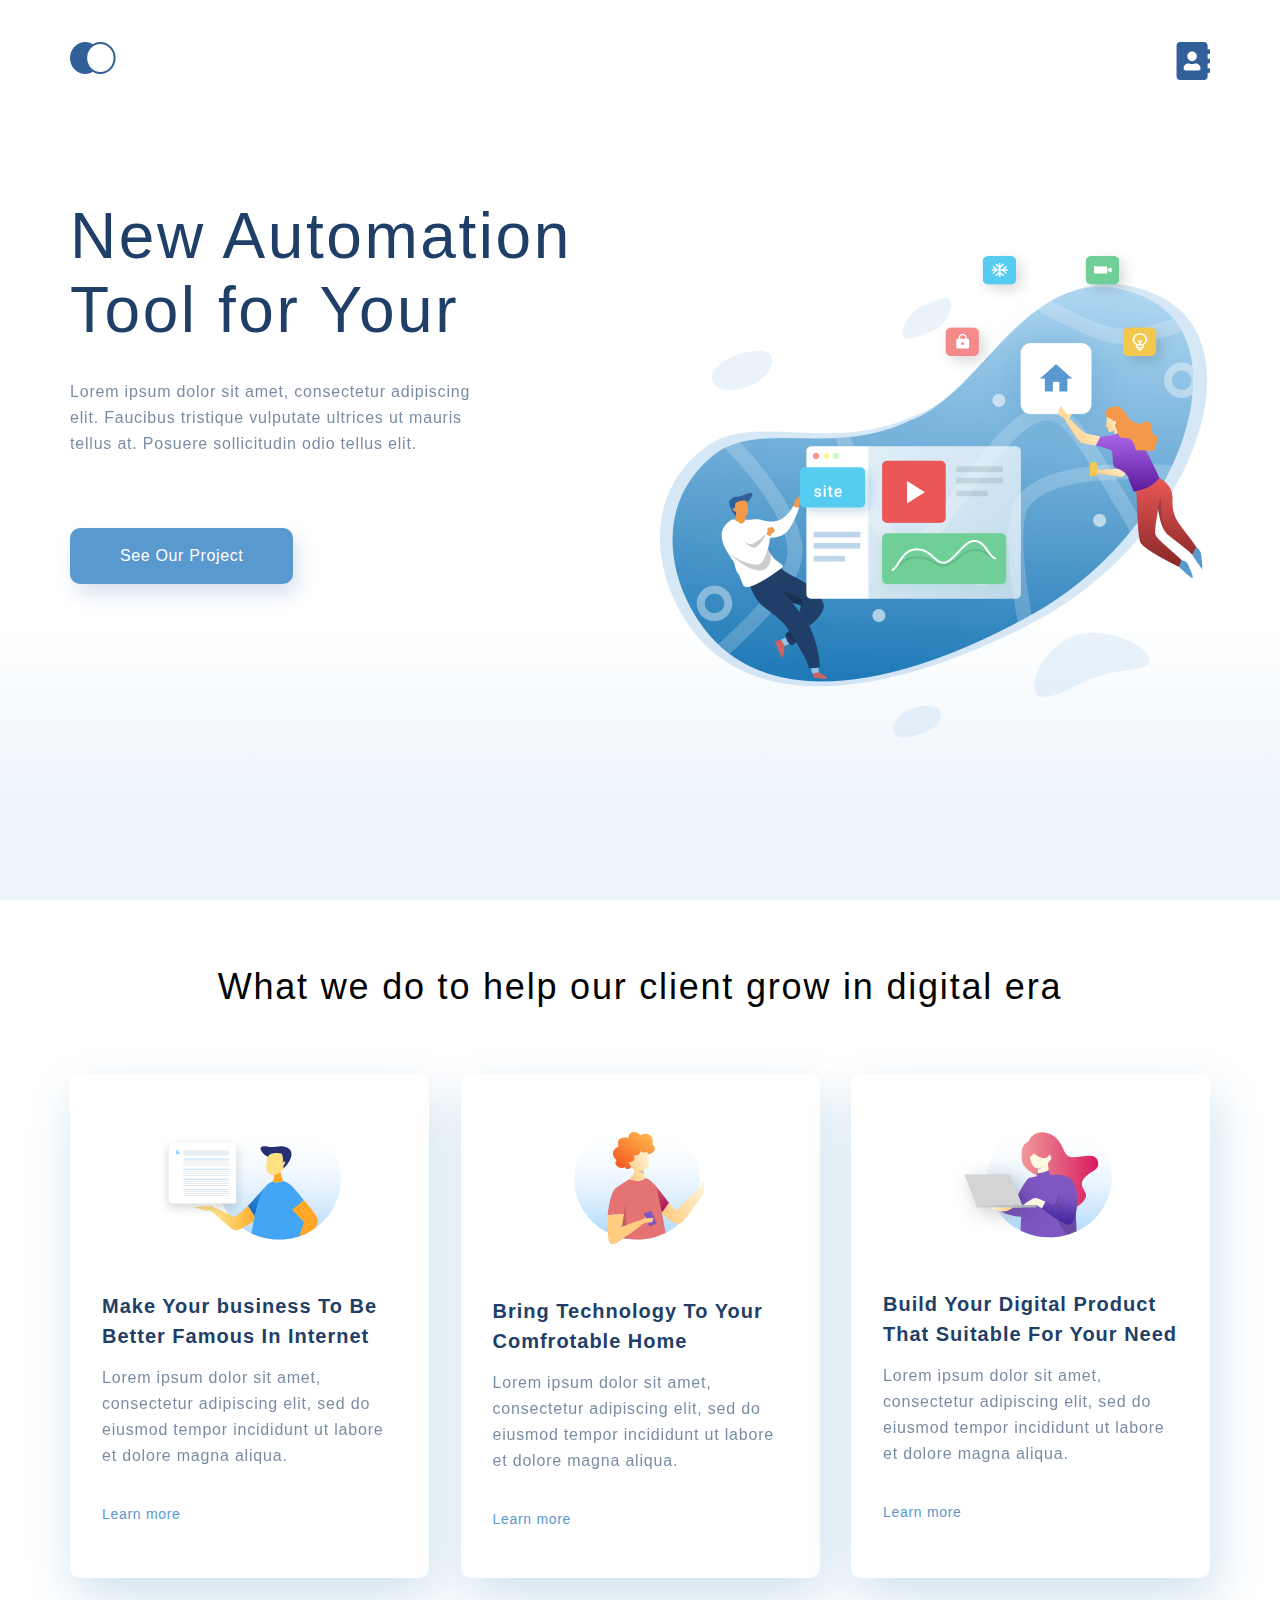
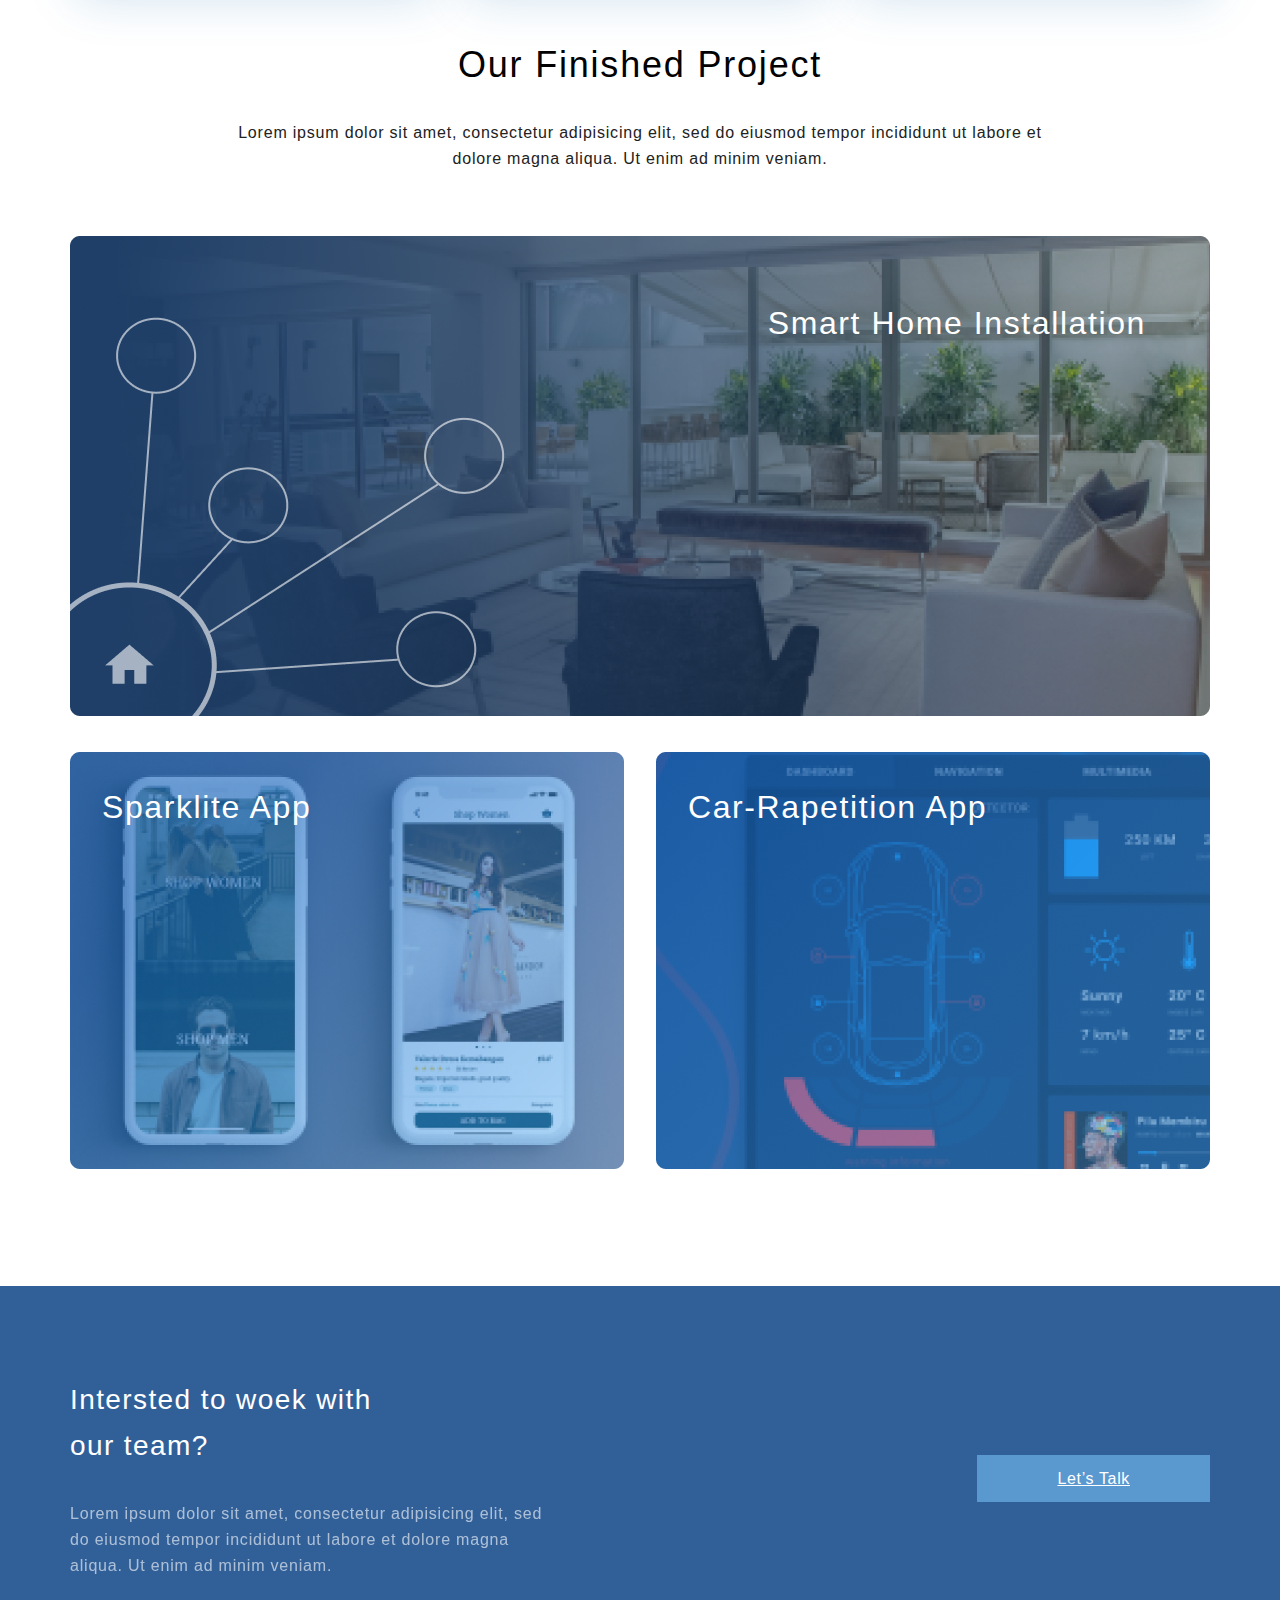
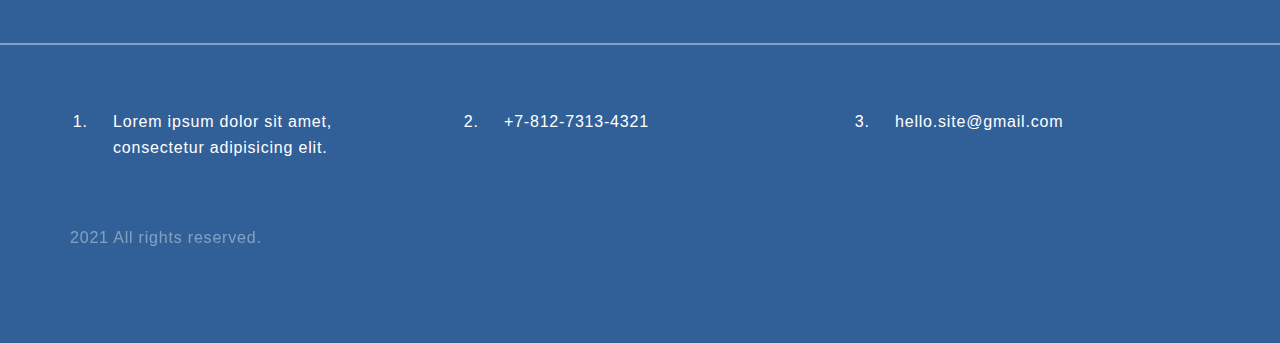
<file: index.html>
﻿<!DOCTYPE html>
<html lang="en">

<head>
  <meta charset="UTF-8">
  <meta http-equiv="X-UA-Compatible" content="IE=edge">
  <meta name="viewport" content="width=device-width, initial-scale=1.0">
  <link rel="stylesheet" href="index.css">
  <title>Главная</title>
</head>

<body>
  <div class="wrapper">
    <div class="wrapper__top">
      <div class="top">
        <div class="container top__box">
          <div class="top__menu">
            <a href="index.html"><img src="img/logo.svg" alt="logo"></a>
            <a href="pages/contacts.html"><img src="img/contact.svg" alt="contacts"></a>
          </div>
          <div class="top__info">
            <h1 class="heading__first">New Automation Tool for Your </h1>
            <p class="text text__first">Lorem ipsum dolor sit amet, consectetur adipiscing elit. Faucibus tristique
              vulputate ultrices ut mauris tellus at. Posuere sollicitudin odio tellus elit.</p>
            <a class="Top__btn" href="#">See Our Project</a>
          </div>
        </div>
      </div>
      <div class="middle">
        <div class="container">
          <div class="middle__content">
            <h3 class="heading_third">What we do to help our client grow in digital era</h3>
            <div class="middle__content__block">
              <div class="middle__content__block__element">
                <img class="middle_img" src="img/item1.svg" alt="item1">
                <h4 class="middle__content__block__heading">Make Your business To Be
                  Better Famous In Internet</h4>
                <p class="text">Lorem ipsum dolor sit amet, consectetur adipiscing elit, sed do eiusmod tempor
                  incididunt
                  ut labore et
                  dolore magna aliqua. </p>
                <a class="middle__link" href="#">Learn more</a>
              </div>
              <div class="middle__content__block__element">
                <img class="middle_img" src="img/item2.svg" alt="item2">
                <h4 class="middle__content__block__heading">Bring Technology To Your
                  Comfrotable Home</h4>
                <p class="text">Lorem ipsum dolor sit amet, consectetur adipiscing elit, sed do eiusmod tempor
                  incididunt
                  ut labore et
                  dolore magna aliqua. </p>
                <a class="middle__link" href="#">Learn more</a>
              </div>
              <div class="middle__content__block__element">
                <img class="middle_img" src="img/item3.svg" alt="item3">
                <h4 class="middle__content__block__heading">Build Your Digital Product
                  That Suitable For Your Need</h4>
                <p class="text">Lorem ipsum dolor sit amet, consectetur adipiscing elit, sed do eiusmod tempor
                  incididunt
                  ut labore et
                  dolore magna aliqua. </p>
                <a class="middle__link" href="#">Learn more</a>
              </div>
            </div>
          </div>
          <h3 class="heading_third">Our Finished Project</h3>
          <p class="text text__middle_bottom">Lorem ipsum dolor sit amet, consectetur adipisicing elit, sed do eiusmod
            tempor incididunt ut labore et dolore magna aliqua. Ut enim ad minim veniam.</p>
        </div>
      </div>
      <div class="bottom">
        <div class="container">
          <div class="bottom__middle">
            <img class="bottom__top_img" src="img/bottom1.png" alt="img_bottom1">
            <p class="bottom_text">Smart Home Installation</p>
            <div class="bottom__parant">
              <div class="bottom__middle bottom__middle_marg">
                <img class="bottom__top_img" src="img/bottom2.png" alt="img_bottom2">
                <p class=" bottom_text_dawn">Sparklite App</p>
              </div>
              <div class="bottom__middle">
                <img class="bottom__top_img" src="img/bottom3.png" alt="img_bottom3">
                <p class=" bottom_text_dawn">Car-Rapetition App</p>
              </div>
            </div>
          </div>
        </div>
      </div>
    </div>
    <div class="footer">
      <div class="container footer__container">
        <div class="footer__top">
          <div class="footer__feedback">
            <h3 class="heading__footer">Intersted to woek
              with our team?</h3>
            <p class="text footer__text">Lorem ipsum dolor sit amet, consectetur adipisicing elit, sed do eiusmod tempor
              incididunt ut
              labore et dolore magna aliqua. Ut enim ad minim veniam.</p>
          </div>
          <div class="footer__btn">
            <a class="footer__btn_btn" href="#">Let’s Talk</a>
          </div>
        </div>
      </div>
      <hr>
      <div class="container">
        <ol class="container footer__bottom">
          <li class="footer__bottom__info footer__bottom__first">Lorem ipsum dolor sit amet, consectetur adipisicing
            elit.</li>
          <li class="footer__bottom__info footer__bottom__first">+7-812-7313-4321</li>
          <li class="footer__bottom__info">hello.site@gmail.com</li>
        </ol>
        <p class="copirate">2021 All rights reserved.</p>
      </div>
    </div>
  </div>
</body>


</html>
</file>
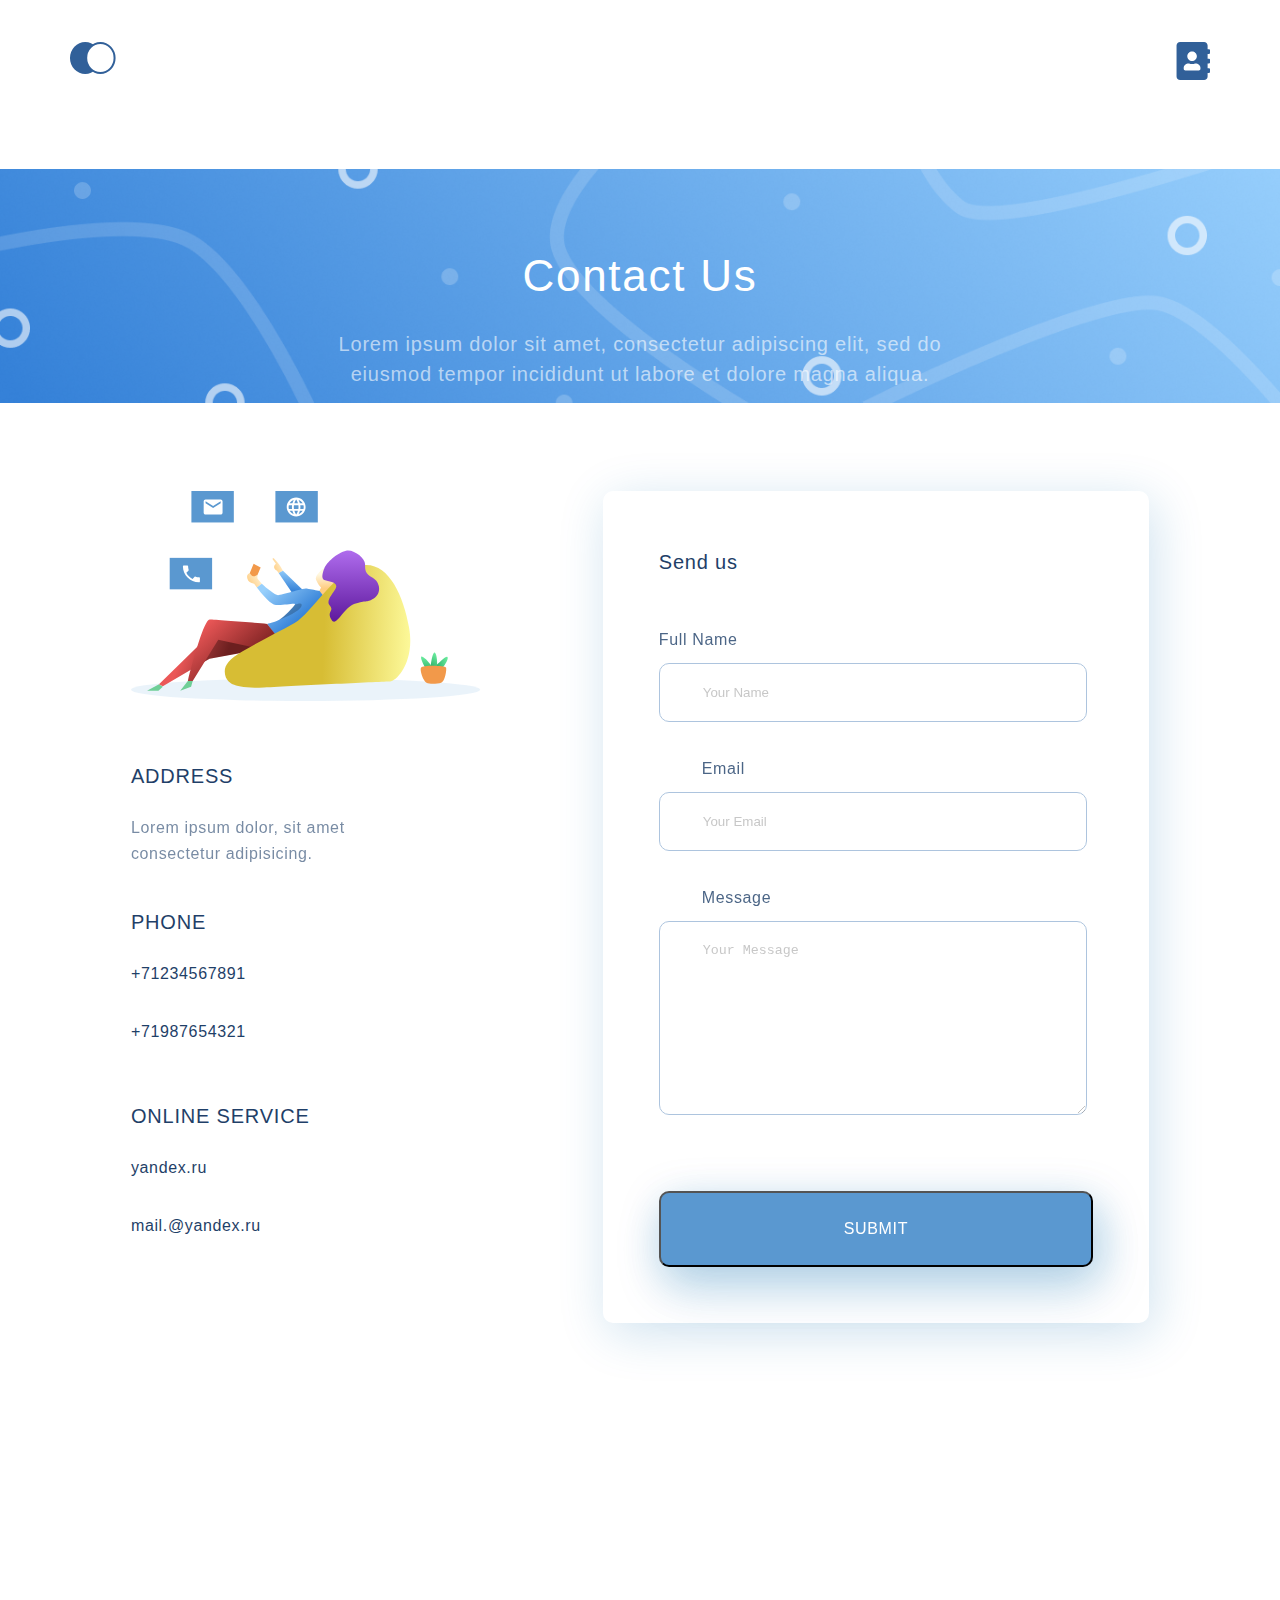
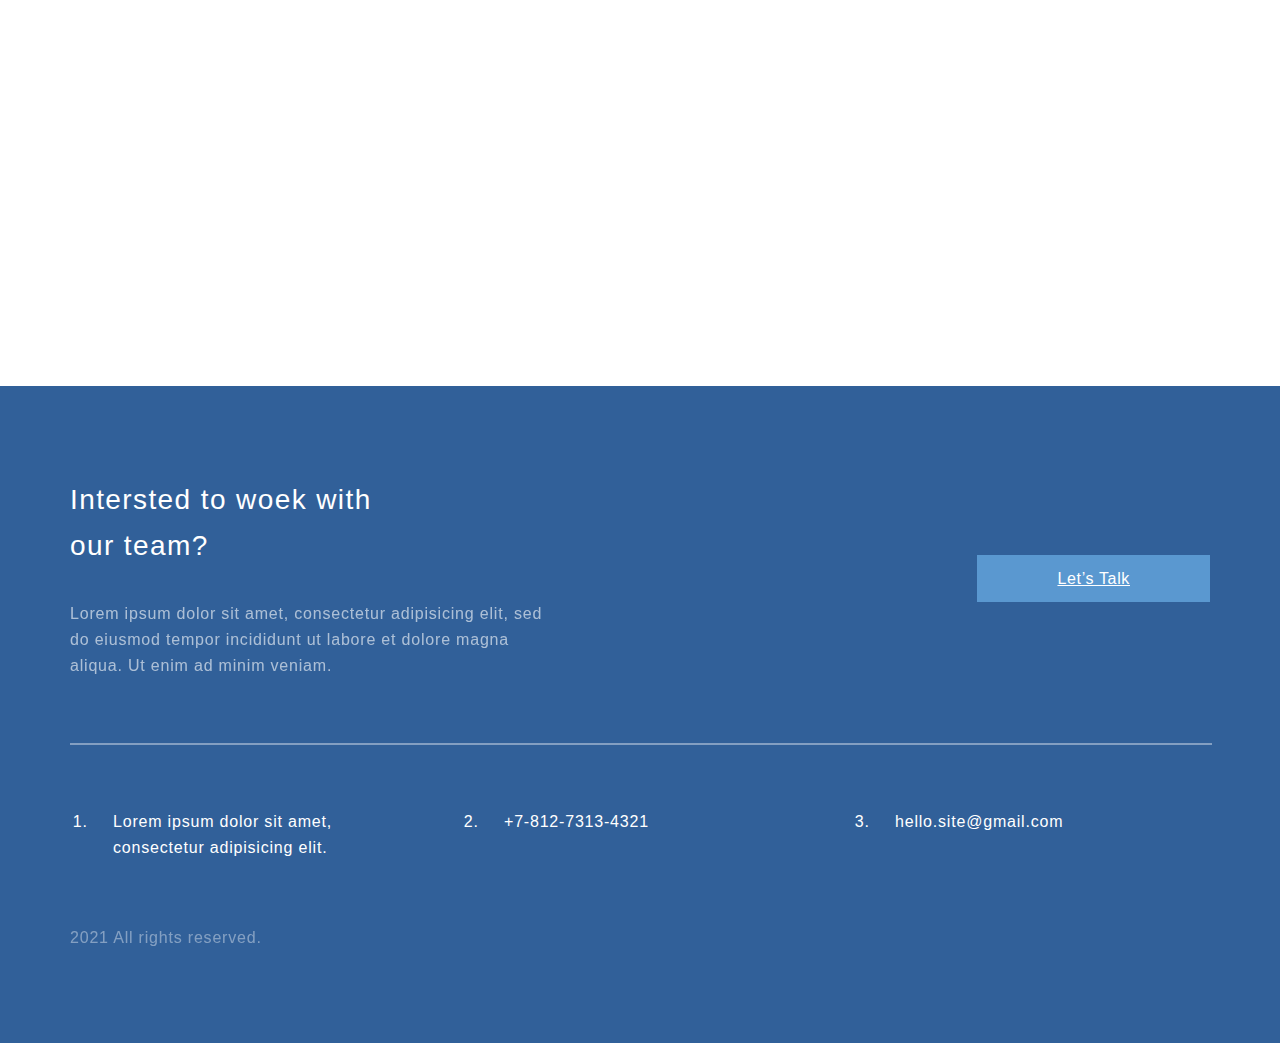
<file: pages/contacts.html>
﻿<!DOCTYPE html>
<html lang="en">

<head>
  <meta charset="UTF-8">
  <meta http-equiv="X-UA-Compatible" content="IE=edge">
  <meta name="viewport" content="width=device-width, initial-scale=1.0">
  <link rel="stylesheet" href="../index.css">
  <title>Контакты</title>
</head>

<body>
  <div class="wrapper">
    <div class="wrapper__top">
      <div class="top__top__cont">
        <div class="top__info__box">
          <div class="container__contact top__box__cont ">
            <div class="top__menu">
              <a href="../index.html"><img src="../img/logo.svg" alt="logo"></a>
              <a href="contacts.html"><img src="../img/contact.svg" alt="contacts"></a>
            </div>
          </div>
          <div class="top__cont">
            <div class="top__info__cont container__contact">
              <h2 class="heading_second__cont">Contact Us</h2>
              <p class="text__contacts">Lorem ipsum dolor sit amet, consectetur adipiscing elit, sed do eiusmod tempor
                incididunt ut labore et dolore magna aliqua. </p>
            </div>
          </div>
        </div>
      </div>
      <div class="middle">
        <div class="container">
          <div class="middle__col__cont">
            <div class="middle__left">

              <div class="middle__left__info">
                <img src="../img/cont_img.svg" alt="element contacts_1" width="350px">
                <h4 class="heading_fourth__addres">ADDRESS</h4>
                <p class="text__left__cont">Lorem ipsum dolor, sit amet consectetur adipisicing.</p>
                <h4 class="heading_fourth__cont">PHONE</h4>
                <ul>
                  <li class="cont__info">+71234567891</li>
                  <li class="cont__info">+71987654321</li>
                </ul>
                <h4 class="heading_fourth__cont">ONLINE SERVICE</h4>
                <ul>
                  <li class="cont__info">
                    yandex.ru
                  </li>
                  <li class="cont__info">
                    mail.@yandex.ru
                  </li>
                </ul>
              </div>
            </div>
            <div class="middle__right">
              <h4 class="heading_fourth__right">Send us</h4>
              <form action="#">
                <p class="cont__name">Full Name</p>
                <div class="forms__width">
                  <input type="text" class="forms" placeholder="Your Name"><br>
                </div>

                <p class="cont__mail cont__forms">Email</p>
                <div class="forms__width">
                  <input type="email" class="forms" placeholder="Your Email"><br>
                </div>

                <p class="cont__message cont__forms">Message</p>
                <div class="forms__width">
                  <textarea class="forms" cols="30" rows="10" placeholder="Your Message"></textarea><br>
                </div>

                <button type="submit" class="btn_submit__cont">SUBMIT</button>
              </form>
            </div>
          </div>
          <div class="middle_map container">
            <iframe
              src="https://www.google.com/maps/embed?pb=!1m18!1m12!1m3!1d71979.68087819278!2d37.6943372560765!3d55.68264122100787!2m3!1f0!2f0!3f0!3m2!1i1024!2i768!4f13.1!3m3!1m2!1s0x46b54bdd017303b9%3A0xd1f63f945a2450c2!2z0JzQvtGB0LrQstCwINCh0LjRgtC4!5e0!3m2!1sru!2sru!4v1626620710914!5m2!1sru!2sru"
              width="100%" height="450" style="border:0;" allowfullscreen="" loading="lazy"></iframe>
          </div>
        </div>
      </div>
    </div>
    <div class="footer">
      <div class="container footer__container">
        <div class="footer__top">
          <div class="footer__feedback">
            <h3 class="heading__footer">Intersted to woek
              with our team?</h3>
            <p class="text footer__text">Lorem ipsum dolor sit amet, consectetur adipisicing elit, sed do eiusmod
              tempor
              incididunt ut
              labore et dolore magna aliqua. Ut enim ad minim veniam.</p>
          </div>
          <div class="footer__btn">
            <a class="footer__btn_btn" href="#">Let’s Talk</a>
          </div>
        </div>
        <hr>
        <ol class="container footer__bottom">
          <li class="footer__bottom__info footer__bottom__first">Lorem ipsum dolor sit amet, consectetur adipisicing
            elit.</li>
          <li class="footer__bottom__info footer__bottom__first">+7-812-7313-4321</li>
          <li class="footer__bottom__info">hello.site@gmail.com</li>
        </ol>
        <p class="copirate">2021 All rights reserved.</p>
      </div>
    </div>
  </div>
</body>


</html>
</file>
<file: index.css>
﻿* {
  margin: 0;
  padding: 0;
}

body {
  /* Общая стилизация */
  font-family: sans-serif;
}

.heading__first {
  /* Заголовки 1 уровня */
  font-size: 64px;
  color: #1F3F68;
  width: 510px;
  font-weight: 300;
  line-height: 74px;
  letter-spacing: 0.04em;
  margin-bottom: 32px;
}

.heading_second {
  /* Заголовки 2 уровня */
  font-weight: 500;
  font-size: 44px;
  text-align: center;
}

.heading_third {
  /* Заголовки 3 уровня */
  font-weight: 300;
  font-size: 36px;
  text-align: center;
  line-height: 46px;
  letter-spacing: 0.05em;
  color: #000000;
}

.heading__footer {
  font-weight: 300;
  max-width: 340px;
  font-size: 28px;
  line-height: 46px;
  letter-spacing: 0.05em;
  color: #FFFFFF;
  margin-top: 91px;
  margin-bottom: 32px;
}

.heading_fourth {
  /* Заголовки 4 уровня */
  font-size: 20px;
  line-height: 30px;
  color: #1F3F68;
}

.text {
  /* Стилизация параграфов */
  font-size: 16px;
  line-height: 26px;
  color: #1F3F68;
  letter-spacing: 0.05em;
  opacity: 0.6;
}

.text__first {
  width: 425px;
}

/* Прижатие Footer */
/* Прижатие Footer */
/* Прижатие Footer */
.wrapper {
  min-height: 100vh;
  display: flex;
  flex-direction: column;
}

.wrapper__top {
  flex-grow: 1;
}



/* Верхняя часть сайта (1 страница) */
/* Верхняя часть сайта (1 страница) */
/* Верхняя часть сайта (1 страница) */

.top {
  min-height: 768px;
  background: linear-gradient(0deg, #EBF3FB 8.84%, rgba(152, 195, 232, 0) 31.12%);
}

/* Меню сайта  */
/* Меню сайта  */
/* Меню сайта  */

.top__menu {
  padding-top: 42px;
  display: flex;
  justify-content: space-between;

}
.top__box{
  display: flex;
  flex-direction: column;
  height: 100vh;
}

.top__box__cont {
  display: flex;
  flex-direction: column;
}



.top__info {
  padding-top: 115px;
  flex-grow: 1;
  background-image: url(img/topbg.png );
  background-repeat: no-repeat;
  background-position: center right;
}
.top__cont {
  margin-top: 54px;
  margin-bottom: 57px;

  background-image: url(img/topbg_cont.png);
  background-size: 100%;
  background-position: center;
  text-align: center;
  background-repeat: no-repeat;
}
.top__info__cont {
  padding-top: 50px;
  display: block;
}

.heading_second__cont {
  padding-top: 51px;
  padding-bottom: 16px;

  font-weight: 500;
font-size: 44px;
line-height: 74px;

text-align: center;
letter-spacing: 0.04em;

color: #FFFFFF;
}

.text__contacts {
  margin: 0 auto;
  padding-bottom: 45px;
  width: 55%;

  font-size: 20px;
line-height: 30px;

letter-spacing: 0.04em;

color: rgba(255, 255, 255, 0.6);

}

.top__info__box {

}


.container {
  max-width: 1140px;
  margin: 0 auto;
}

.container__contact {
  max-width: 1140px;
  margin: 0 auto;
}

.Top__btn {
  font-size: 16px;
  line-height: 26px;
  text-align: center;
  letter-spacing: 0.04em;
  color: #FFFFFF;
  background: #5A98D0;
  box-shadow: 5px 10px 20px rgba(53, 110, 173, 0.2);
  border-radius: 10px;
  padding: 15px 50px;
  text-decoration: none;
  display: inline-block;
  margin-top: 71px;
}

/* Средняя часть сайта (1 страница) */
/* Средняя часть сайта (1 страница) */
/* Средняя часть сайта (1 страница) */

.middle__content {
  padding-top: 64px;
}


.middle__content__block {
  display: flex;
  justify-content: space-between;
  padding-top: 64px;
  padding-bottom: 64px;
  
}

.middle__content__block__element {
  width: 359px;
  padding: 44px 32px;
  box-sizing: border-box;
  background: #FFFFFF;
  box-shadow: 5px 20px 50px rgba(16, 112, 177, 0.2);
  border-radius: 10px;
  background-color: #FFFFFF;
  display: flex;
  flex-direction: column;
}

.middle__content__block__heading {
  font-size: 20px;
  line-height: 30px;
  color: #1F3F68;
  letter-spacing: 0.05em;
  margin-bottom: 14px ;
}

.middle_img {
  align-self: center;
  margin-bottom: 51px;
}

.middle__link {
  font-size: 14px;
  line-height: 30px;
  letter-spacing: 0.05em;
  color: #5A98D0;
  text-decoration: none;
  padding-top: 30px;
}

.middle__col {
  display: flex;
  justify-content: space-around;
}

.text__middle_bottom {
  width: 75%;
  margin: 32px auto 64px;
  text-align: center;
  letter-spacing: 0.05em;
  color: #222222;
  opacity: 1;
  }

.middle__left {
  display: flex;
  justify-content: space-around;
}






.middle__col__cont {
  padding-bottom: 96px;
  display: flex;
  justify-content: space-around;
}

.heading_fourth__addres {
  padding-top: 56px;
  font-weight: 500;
font-size: 20px;
line-height: 30px;

letter-spacing: 0.04em;


color: #1F3F68;
}

.text__left__cont {
  width: 300px;
  padding-top: 24px;
  font-weight: 300;
font-size: 16px;
line-height: 26px;

letter-spacing: 0.04em;


color: #1F3F68;

opacity: 0.6;
}
.heading_fourth__cont {
  padding-top: 40px;
  padding-bottom: 8px;
  font-weight: 500;
font-size: 20px;
line-height: 30px;

letter-spacing: 0.04em;


color: #1F3F68;
}

.cont__info {
  list-style-type: none;
  text-decoration: none;
  padding-top: 16px;
  padding-bottom: 16px;
  font-weight: 300;
font-size: 16px;
line-height: 26px;

letter-spacing: 0.04em;


color: #1F3F68;
}


.middle__right {
  padding: 56px;
  background: #FFFFFF;
box-shadow: 5px 10px 50px rgba(16, 112, 177, 0.2);
border-radius: 10px;
}

.heading_fourth__right {
font-weight: 500;
font-size: 20px;
line-height: 30px;

letter-spacing: 0.04em;


color: #1F3F68;
padding-bottom: 48px;
}

.cont__name {
  font-size: 16px;
  line-height: 30px;
  
  letter-spacing: 0.04em;
  
  
  color: #1F3F68;
  
  opacity: 0.8;
}

.cont__mail {

}

.cont__message {

}

.cont__forms {
  padding-top: 32px;
  padding-left: 43px;
font-size: 16px;
line-height: 30px;

letter-spacing: 0.04em;


color: #1F3F68;

opacity: 0.8;
}

.forms__width {
  width: 428px;
}

.forms {
  width: 100%;
  margin-top: 8px;
  padding-top: 21px;
  padding-left: 43px;
  padding-bottom: 21px;
  opacity: 0.4;

border: 1px solid #356EAD;
box-sizing: border-box;
border-radius: 10px;
}

.btn_submit__cont {
padding: 23px 183px;
margin-top: 72px;
background: #5A98D0;

box-shadow: 5px 20px 50px rgba(16, 112, 177, 0.2);
filter: drop-shadow(5px 10px 20px rgba(16, 112, 177, 0.2));
border-radius: 10px;
font-weight: 500;
font-size: 16px;
line-height: 26px;

text-align: center;
letter-spacing: 0.04em;

color: #FFFFFF;
}

.middle_map {
  max-width: 100%;
  min-height: 450px;
}






/* Нижняя часть сайта (1 страница) */
/* Нижняя часть сайта (1 страница) */
/* Нижняя часть сайта (1 страница) */

.bottom__parant{
  display: flex;
  justify-content: space-between;
  margin-top: 32px;
}

.bottom__middle{
  position: relative;
  flex-grow: 1;
}

.bottom__top_img{
  width: 100%;
}

.bottom__middle_marg{
  margin-right: 32px;
}

.bottom_text{
  font-size: 32px;
  line-height: 46px;
  text-align: right;
  letter-spacing: 0.05em;
  color: #FFFFFF;
  position: absolute;
  top: 64px;
  right: 64px;
}

.bottom_text_dawn{
  font-size: 32px;
  line-height: 46px;
  text-align: right;
  letter-spacing: 0.05em;
  color: #FFFFFF;
  position: absolute;
  top: 32px;
  left: 32px;
}



/* Подвал сайта (1 страница) */
/* Подвал сайта (1 страница) */
/* Подвал сайта (1 страница) */

.footer{
  background: #316099;
  height: 657px;
  margin-top: 113px;
}

.footer__top {
  display: flex;
  justify-content: space-between;
}

.footer__text{
  font-size: 16px;
  line-height: 26px;
  letter-spacing: 0.05em;
  color: #FFFFFF;
  opacity: 0.6;  
}

.footer__btn {
  margin-top: 180px;
}


.footer__btn_btn { 
  font-size: 16px;
  line-height: 26px;
  letter-spacing: 0.04em;
  padding: 15px 80px;
  color: #FFFFFF;
  background: #5A98D0;
}

hr {
  margin-top: 64px;
  width: 100%;
  opacity: 0.4;
  border: 1px solid #FFFFFF;
}

.footer__feedback {
  max-width: 495px;
}

.footer__bottom {
  margin-top: 64px;
  padding-left: 23px;;
  display: flex;
  justify-content: space-between;
  font-size: 16px;
  line-height: 26px;
  letter-spacing: 0.05em;
  color: #FFFFFF;
  }

.footer__bottom__info {
  width: 315px;
  padding-left: 20px;
}

.copirate {
  margin-top: 64px;
  font-size: 16px;
  line-height: 26px;
  letter-spacing: 0.05em;
  color: #FFFFFF;
  opacity: 0.4;
}

/* 2 страница */
/* 2 страница */
/* 2 страница */

.btn_submit {
  /* Кнопка отправить */
  background: #5A98D0;
  box-shadow: 5px 20px 50px rgba(16, 112, 177, 0.2);
  border-radius: 10px;
  font-weight: 500;
  line-height: 26px;
  text-align: center;
  color: #FFFFFF;
  text-transform: uppercase;
}

.forms {
  /* Стилезация формы */
  border: 1px solid #356EAD;
  box-sizing: border-box;
  border-radius: 10px;
  opacity: 0.4;
}


/* Адаптив */
/* Адаптив */
/* Адаптив */
@media (max-width: 1024px) {
  .container {
  padding-left: 32px;
  padding-right: 32px;
  }

  .top__info {
    background-position: right 280px;
  }

  .middle__content__block {
    flex-direction: column;
    align-items: center;
  }

  .middle__content__block__element {
    margin-bottom: 32px;
  }

  .footer__btn_btn { 
    padding: 8px 30px;
  }

  .footer__bottom {
    display: block;
    justify-content: flex-end;
  }
  .footer__bottom__info {
    max-width: 100%;
  }

  .footer__bottom__first {
    padding-bottom: 20px;
  }

}

@media (max-width: 667px) {
  .top {
    min-height: 376px;
    padding-bottom: 41px;
    box-sizing: border-box;
  }

  .top__menu {
    padding-top: 24px;
  }

  .top__info {
    padding-top: 36px;
    display: flex;
    flex-direction: column;
    align-items: center;
    background-image: none;
  }
  
  .heading__first {
    width: 100%;
    text-align: center;
    font-size: 32px;
    line-height: 37px;
    margin-bottom: 12px;
  }

  .text__first {
    width: 100%;
    text-align: center;
  }

  .Top__btn {
    font-size: 12px;
    line-height: 26px;
    padding: 0 8px;
  }

  .heading_third {
    font-size: 24px;
    line-height: 28px;
  }

  .middle__content {
    padding-top: 48px;
  }

  .middle__content__block {
    padding-top: 32px;

  }

  .middle__content__block__element {
    width: 100%;
  }

  .text__middle_bottom {
    width: 100%;
  }

  .bottom_text {
    font-size: 16px;
    line-height: 19px;
    top: 16px;
    right: 16px;
  }

  .bottom__parant {
    flex-direction: column;
    margin-top: 16px;
  }

  .bottom_text_dawn {
    font-size: 16px;
    line-height: 19px;
    left: 16px;
  }

  .bottom__middle_marg {
    margin-right: 0;
    margin-bottom: 16px;
  }

  .footer{
    margin-top: 64px;
  }

  .footer__top {
    display: flex;
    flex-direction: column;
    align-items: center;
  }

  .heading__footer {
    margin-top: 18px;
    text-align: center;
    width: 100%;
  }

  .footer__btn {
    margin-top: 40px;
  }

  .footer__text {
    text-align: center;

  }

  .footer__btn_btn { 
    padding: 5px 15px;
  }

  hr {
    margin-top: 41px;
  }

  .footer__bottom {
    margin-top: 32px;
    display: block;
    justify-content: flex-end;
  }
  
  .footer__bottom__info {
    max-width: 100%;
  }

  .footer__bottom__first {
    padding-bottom: 17px;
  }

  .copirate {
    text-align: center;
    margin-top: 37px;
  }

}
</file>
